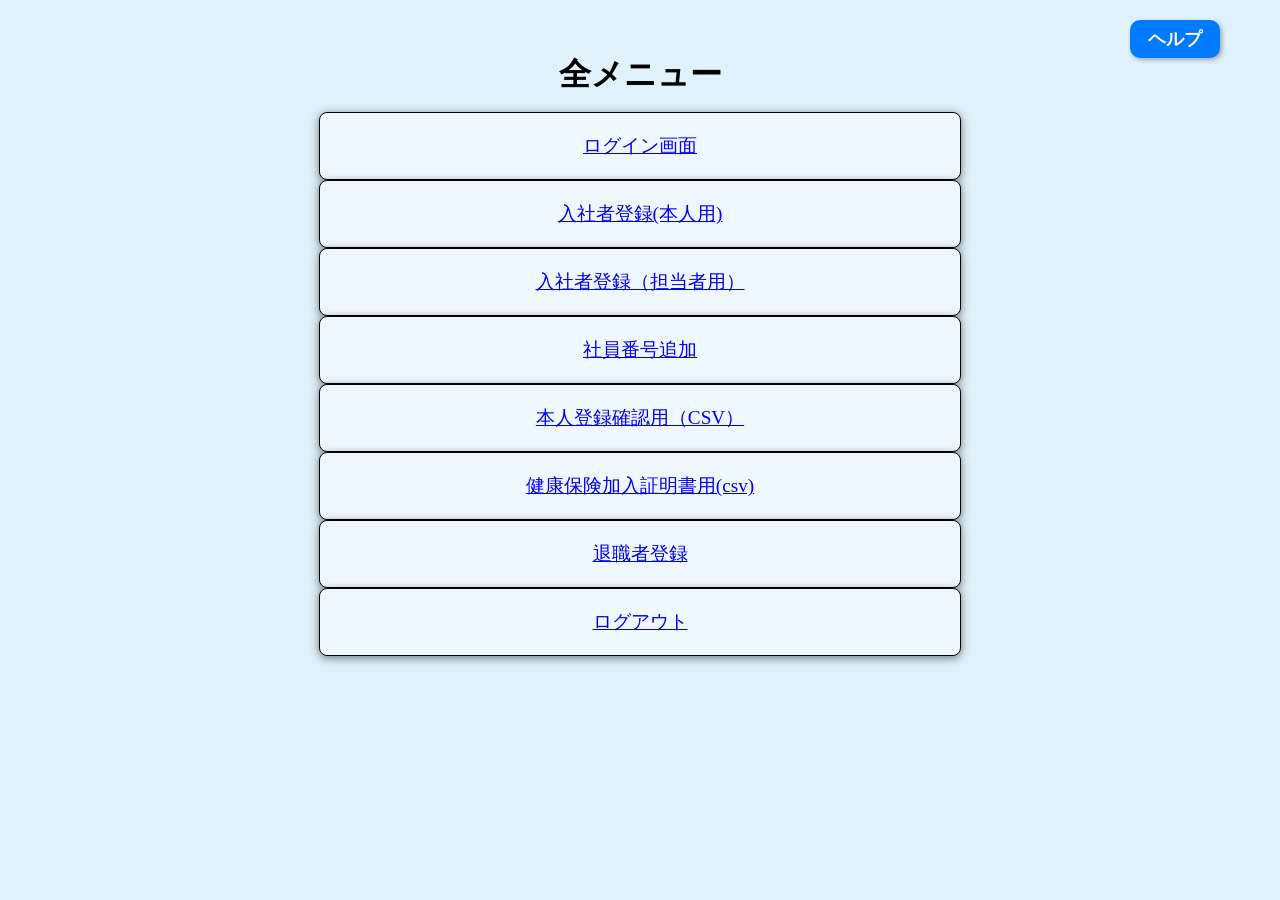
<file: index.html>
<!DOCTYPE html>
<html lang="ja">
<head>
    <meta charset="UTF-8">
    <link rel="stylesheet" href="index.css">
    <title>メニュー画面</title>
</head>
  <body>
    <div class="header-container">
      <h1>全メニュー</h1>
      <a href="help.html" target="_blank" rel="noopener noreferrer" class="help-floating-button">ヘルプ
      </a>
    </div>
    <p><a href="login.php">ログイン画面</a></p>
    <p><a href="touroku.php">入社者登録(本人用)</a></p>
    <p><a href="m_touroku.php">入社者登録（担当者用）</a></p>
    <p><a href="add_code.php">社員番号追加</a></p>
    <p><a href="d_touroku.php">本人登録確認用（CSV）</a></p>
    <p><a href="join_h.php">健康保険加入証明書用(csv)</a></p>    
    <p><a href="retire.php">退職者登録</a></p>
    <p><a href="logout.php">ログアウト</a></p>
  </body>
</html>
</file>
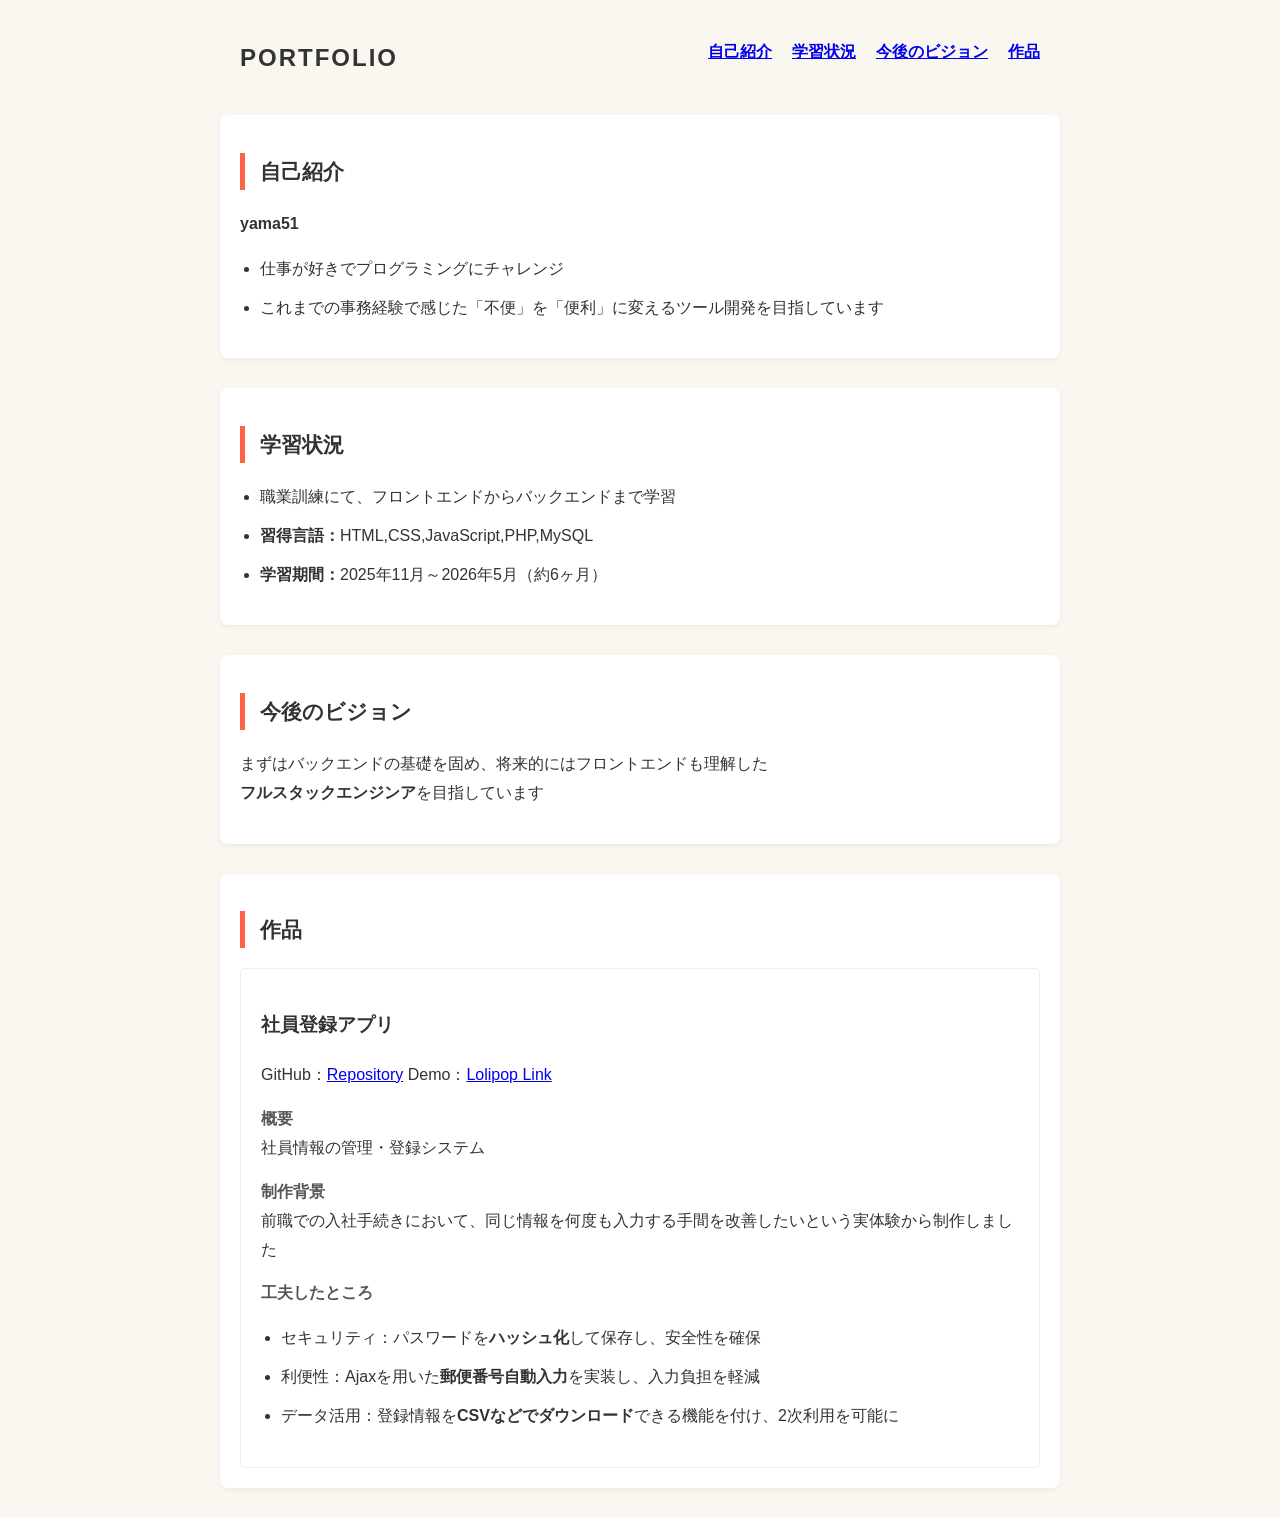
<file: document.html>
<!doctype html>
<html lang="ja">
<head>
    <meta charset="UTF-8">
    <meta name="viewport" content="width=device-width, initail-scale=1.0">
     <link rel="stylesheet" href="document.css">
    <title>yama51's portfolio</title>
</head>
<body>
    <header>
    <h1>PORTFOLIO</h1>
    <nav>
    <ul>
        <li><a href="#about">自己紹介</a></li>
        <li><a href="#learning">学習状況</a></li>
        <li><a href="#vision">今後のビジョン</a></li>
        <li><a href="#projects">作品</a></li>
    </ul>
    </nav>
    </header>

    <section id="about">
        <h2>自己紹介</h2>
        <p><strong>yama51</strong></p>
        <ul>
            <li>仕事が好きでプログラミングにチャレンジ</li>
            <li>これまでの事務経験で感じた「不便」を「便利」に変えるツール開発を目指しています</li>
        </ul>
    </section>

    <section id="leatning">
    <h2>学習状況</h2>
        <ul>
            <li>職業訓練にて、フロントエンドからバックエンドまで学習</li>
            <li><strong>習得言語：</strong>HTML,CSS,JavaScript,PHP,MySQL</li>
            <li><strong>学習期間：</strong>2025年11月～2026年5月（約6ヶ月）</li>
        </ul>
    </section>

    <section id="vision">
        <h2>今後のビジョン</h2>
        <p>まずはバックエンドの基礎を固め、将来的にはフロントエンドも理解した<br>
            <strong>フルスタックエンジンア</strong>を目指しています</p>
    </section>

    <section id="projects">
        <h2>作品</h2>
        <article>
            <h3>社員登録アプリ</h3>
            <p>
            GitHub：<a href="https://github.com/yyyamaguchi51/portfolio">Repository</a>
            Demo：<a href="https://yama51.main.jp">Lolipop Link</a>
            </p>
            
            <dl>
                <dt><strong>概要</strong></dt>
                <dd>社員情報の管理・登録システム</dd>
            
                <dt><strong>制作背景</strong></dt>
                    <dd>前職での入社手続きにおいて、同じ情報を何度も入力する手間を改善したいという実体験から制作しました</dd>

                <dt><strong>工夫したところ</strong></dt>
                <dd>
                    <ul>
                        <li>セキュリティ：パスワードを<strong>ハッシュ化</strong>して保存し、安全性を確保</li>
                        <li>利便性：Ajaxを用いた<strong>郵便番号自動入力</strong>を実装し、入力負担を軽減</li>
                        <li>データ活用：登録情報を<strong>CSVなどでダウンロード</strong>できる機能を付け、2次利用を可能に</li>
                    </ul>
                </dd>
            </dl>
        </article>
    </section>
</body>
</html>
</file>
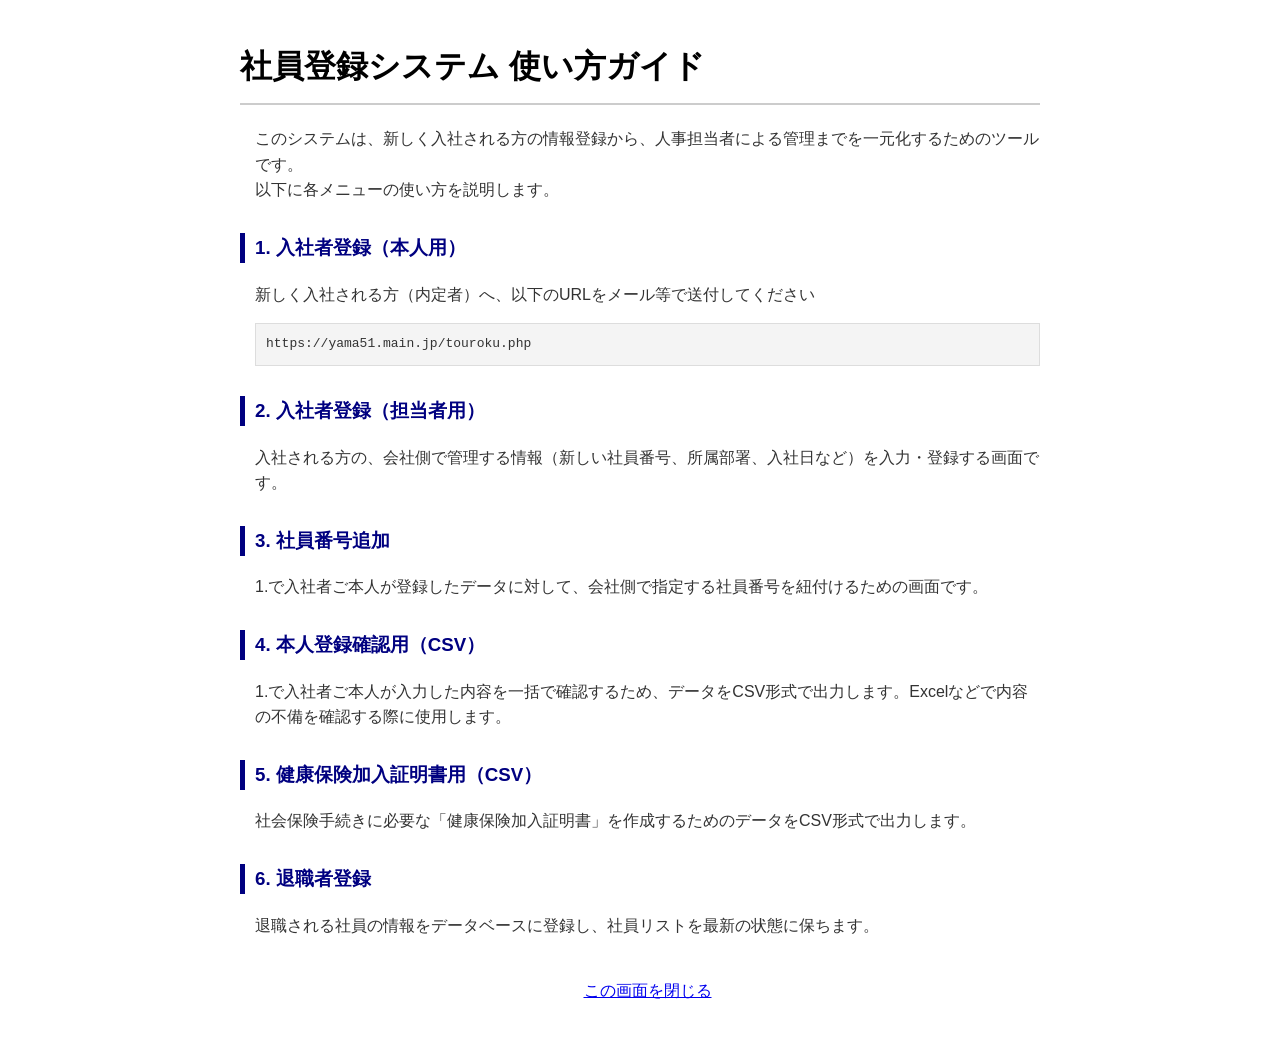
<file: help.html>
<!DOCTYPE html>
<html lang="ja">
<head>
    <meta charset="UTF-8">
    <title>使い方ガイド</title>
    <style>
        body { font-family: sans-serif; padding: 20px; line-height: 1.6; color: #333; max-width: 800px; margin: 0 auto; }
        h1 { border-bottom: 2px solid #ccc; padding-bottom: 10px; color: #000; }
        h3 { color:navy; margin-top: 30px; border-left: 5px solid navy; padding-left: 10px; } /* メニューの文字色と合わせる */
        p { margin-left: 15px; }
        .url-box { background-color: #f4f4f4; border: 1px solid #ddd; padding: 10px; margin-left: 15px; font-family: monospace; }
        .close-link { margin-top: 40px; text-align: center; }
    </style>
</head>
<body>
    <h1>社員登録システム 使い方ガイド</h1>
    
    <p>このシステムは、新しく入社される方の情報登録から、人事担当者による管理までを一元化するためのツールです。<br>
    以下に各メニューの使い方を説明します。</p>

    <h3>1. 入社者登録（本人用）</h3>
       <p>新しく入社される方（内定者）へ、以下のURLをメール等で送付してください</p>     
        
    <div class="url-box">https://yama51.main.jp/touroku.php</div>
    
    <h3>2. 入社者登録（担当者用）</h3>
        <p>入社される方の、会社側で管理する情報（新しい社員番号、所属部署、入社日など）を入力・登録する画面です。</p>

    <h3>3. 社員番号追加</h3>
        <p>1.で入社者ご本人が登録したデータに対して、会社側で指定する社員番号を紐付けるための画面です。</p>

    <h3>4. 本人登録確認用（CSV）</h3>
        <p>1.で入社者ご本人が入力した内容を一括で確認するため、データをCSV形式で出力します。Excelなどで内容の不備を確認する際に使用します。</p>

    <h3>5. 健康保険加入証明書用（CSV）</h3>
        <p>社会保険手続きに必要な「健康保険加入証明書」を作成するためのデータをCSV形式で出力します。</p>

    <h3>6. 退職者登録</h3>
        <p>退職される社員の情報をデータベースに登録し、社員リストを最新の状態に保ちます。</p>
    
    <div class="close-link">
        <p><a href="#" onclick="window.close(); return false;">この画面を閉じる</a></p>
    </div>
</body>
</html>
</file>
<file: index.css>
@charset "UTF-8";
body {
    margin: 3%;
    background-color: rgb(223, 242, 251);
}
h1 {
    text-align: center;
    width: 95%;
    max-width: 600px;
    margin: 0 auto;
    padding: 15px;
}
p {
    text-align: center;
    width: 95%;
    max-width: 600px;
    margin: 0 auto;
    padding: 20px;
    background-color: aliceblue;
    color: black;
    font-size: larger;
    border: solid 1px;
    border-radius: 8px;
    box-shadow: 0 2px 10px rgba(0,0,0,.5);
}
/* ヘルプボタンのスタイル */
.help-floating-button {
    /* 位置の固定 */
    position: fixed;
    top: 20px;
    right: 60px;  
    z-index: 1000; /* 他の要素より上に表示 */

    /* ボタン（丸、色、大きさ） */
    background-color: #007bff;
    color: white;  
    border-radius: 10px; 
    
    /* 文字の配置（中央寄せ） */
    display: flex;
    justify-content: center;
    align-items: center;
    padding: 0.4em 1em;
    font-size: 18px;
    font-weight: bold;
    text-decoration: none; /* 下線を消す */

    /* 影をつけて立体感を出す */
    box-shadow: 2px 2px 5px rgba(0,0,0,0.3);
    
    /* マウスホップ時のアニメーション */
    transition: background-color 0.3s, transform 0.3s;
}


/* マウスを乗せた時の動き */
.help-floating-button:hover {
    background-color: #0056b3; /* 少し濃い青に */
    transform: scale(1.1);    /* 少し大きくする */
}
</file>
<file: document.css>
/* スマホ対応（レスポンシブ）の設定 */
@media (max-width: 600px) {
    header {
        flex-direction: column;
        align-items: center;
        text-align: center;
    }
}


/* 全体の設定 */
body {
    font-family: "Helvetica Neue", Arial, "Hiragino Kaku Gothic ProN", "Hiragino Sans", Meiryo, sans-serif;
    line-height: 1.8;
    color: #333;
    background-color: #faf7f0;
    margin: 0;
    padding: 0;
}

/* コンテンツの幅を制限して中央に寄せる */
section, header {
    max-width: 800px;
    margin: 0 auto;
    padding: 20px;
}

/* ナビゲーション */
header {
    display: flex;
    justify-content: space-between;
    align-items: center;
}

h1 {
    font-size: 1.5rem;
    letter-spacing: 2px;
}

header ul {
    list-style: none;
    padding: 0;
    margin: 0;
    display: flex;
    gap: 20px;    
}

header ul a { 
    font-weight: bold;
}


/* 各セクション */
section {
    background-color: #fff;
    margin-bottom: 30px;
    border-radius: 8px;
    box-shadow: 0 2px 5px rgba(0,0,0,0.05);
}

h2 {
    border-left: 5px solid tomato;
    padding-left: 15px;
    margin-bottom: 20px;
    font-size: 1.3rem;
}

/* リスト形式を整える */
ul {
    padding-left: 20px;
}

li {
    margin-bottom: 10px;
}

/* 作品（Projects）エリア */
article {
    border: 1px solid #eee;
    padding: 20px;
    border-radius: 5px;
}

dt {
    font-weight: bold;
    color: #555;
    margin-top: 15px;
}

dd {
    margin-left: 0;
    margin-bottom: 10px;
}

/* リンクの装飾 */
a:hover {
    text-decoration: underline;
    opacity: 0.7;
}
</file>
